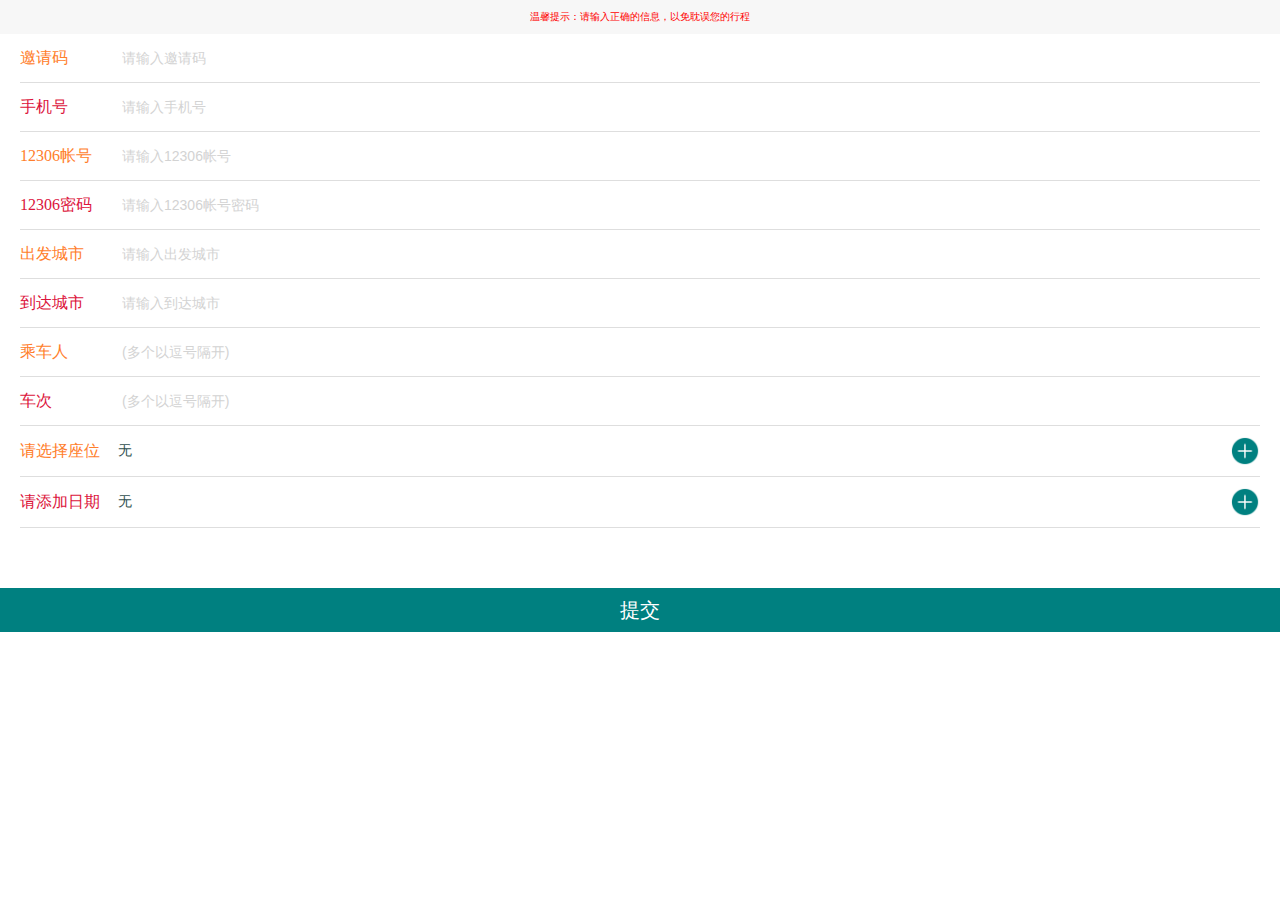
<file: ticket.html>
<head>
	<meta charset="UTF-8">
	<!-- H5页面窗口自动调整到设备宽度，并控制用户缩放页面 -->
	<meta name="viewport" content="width=device-width,initial-scale=1,minimum-scale=1,maximum-scale=1,user-scalable=no" />
	<title>车票预定</title>

	<link rel="stylesheet" type="text/css" href="libs/calendar_base.css" />
	<link rel="stylesheet" type="text/css" href="libs/swiper.min.css" />
	<link rel="stylesheet" type="text/css" href="libs/calendar_base.css" />
	<!--<link rel="stylesheet" type="text/css" href="css/showcase.css" />-->
	
	<link rel="stylesheet" href="css/ticket.css">

	
</head>
<body>
	<div class="reminder">
		温馨提示：请输入正确的信息，以免耽误您的行程
    </div>
	<div class="content">
		<div class="item-title invite">邀请码</div>
        <div class="item-input">
        		<input class="item-input text" id="inviteCode" type="text" placeholder="请输入邀请码">
        </div>
    </div>
	<div class="content">
		<div class="item-title phone">手机号</div>
        <div class="item-input">
        		<input class="item-input text" id="phoneNum" type="text" placeholder="请输入手机号">
        </div>
    </div>
    <div class="content">
		<div class="item-title  account">12306帐号</div>
        <div class="item-input">
        		<input class="item-input text" id="12306Account" type="text" placeholder="请输入12306帐号">
        </div>
    </div>
    <div class="content">
		<div class="item-title  password">12306密码</div>
        <div class="item-input">
        		<input class="item-input text" id="12306Password" type="text" placeholder="请输入12306帐号密码">
        </div>
    </div>
    <div class="content">
		<div class="item-title  start-city">出发城市</div>
        <div class="item-input">
        		<input class="item-input text" id="startCity" type="text" placeholder="请输入出发城市">
        </div>
    </div>
    <div class="content">
		<div class="item-title  end-city">到达城市</div>
        <div class="item-input">
        		<input class="item-input text" id="endCity" type="text" placeholder="请输入到达城市">
        </div>
    </div>
    <div class="content">
		<div class="item-title  passenger">乘车人</div>
        <div class="item-input">
        		<input class="item-input text" id="input-passenger" type="text" placeholder="(多个以逗号隔开)">
        </div>
    </div>
    
    
    <div class="content">
		<div class="item-title  train-num">车次</div>
        <div class="item-input">
        		<input class="item-input text" id="input-train" type="text" placeholder="(多个以逗号隔开)">
        </div>
    </div>
    
    <div class="content-seat">
    		<div class="content-seat-parent">
    			<div class="item-title  seat">请选择座位&nbsp;&nbsp;</div>
			<div class="item-input">
	        		<span id="text-have-choose-seat">无</span>
	        </div>
    		</div>
		
        <div id="chooseSeat" class="item-add">
        		<img class="item-image" src="img/add.png"/>
        </div>
    </div>
    
    <div id="content-list-seat" class="content-list">
    		<div class="content-list-header">
    			<button id="button-cancle">取消</button>
    			<button id="button-certain">确定</button>
    		</div>
    		<div class="content-list-li">
    			<div class="item-title label">特等座</div>
            <div class="item-add" id="item-add-zero">
            		<img class="item-image" id="item-image-zero" src="img/choosegray.png"/>
            </div>
    		</div>
    		<div class="content-list-li">
    			<div class="item-title label">一等座</div>
            <div class="item-add seat" id="item-add-one">
            		<img class="item-image" id="item-image-one" src="img/choosegray.png"/>
            </div>
    		</div>
    		<div class="content-list-li">
    			<div class="item-title label">二等座</div>
            <div class="item-add" id="item-add-two">
            		<img class="item-image" id="item-image-two" src="img/choosegray.png"/>
            </div>
    		</div>
    		<div class="content-list-li">
    			<div class="item-title label">软卧</div>
            <div class="item-add" id="item-add-soft">
            		<img class="item-image" id="item-image-soft" src="img/choosegray.png"/>
            </div>
    		</div>
    		<div class="content-list-li">
    			<div class="item-title label">硬卧</div>
            <div class="item-add" id="item-add-hand">
            		<img class="item-image" id="item-image-hand" src="img/choosegray.png"/>
            </div>
    		</div>
    </div>
    
    <div class="content-date">
    		<div class="content-date-parent">
    			<div class="item-title label date">请添加日期&nbsp;&nbsp;</div>
			<div class="item-input">
	        		<span id="text-have-choose-date">无</span>
	        </div>
    		</div>
        <div id="chooseDate" class="item-add">
        		<img class="item-image" src="img/add.png" />
        </div>
    </div>
    
    <div class="sumbit">提交</div>
    
    <div class="content-space">
    	<!--
        	作者：328714598@qq.com
        	时间：2018-07-20
        	描述：用来做底部空白
        -->
    </div>
    <div id="background"></div>
    
  
	<div class="content-calander-parent"> 
	    <div class="content-calander">
	    		<div class="mui-content">
				<div class="em-journal-title">
					<div class="em-per-block pre">
						<span class="mui-icon mui-icon-arrowleft"></span>
						<span>上一月</span>
					</div>
					<div class="em-per-block mid">
						<span>...</span>
					</div>
					<div class="em-per-block next">
						<span>下一月</span>
						<span class="mui-icon mui-icon-arrowright"></span>
					</div>
				</div>
				<!--日历容器-->
				<div id="calendar"></div>
			</div>
			<!--返回今天-->
			<div class="backToday">返回今天</div>
			<div class="certain">确定</div>
	    </div>
	</div>	 

	<script src="libs/mui.min.js" type="text/javascript" charset="utf-8"></script>
	<script src="libs/swiper.min.js" type="text/javascript" charset="utf-8"></script>
	<script src="libs/mustache.min.js" type="text/javascript" charset="utf-8"></script>
	<script src="libs/calendar_base.js" type="text/javascript" charset="utf-8"></script>
    <script type="text/javascript" src="js/ticket.js" ></script>
 
</body>
</file>
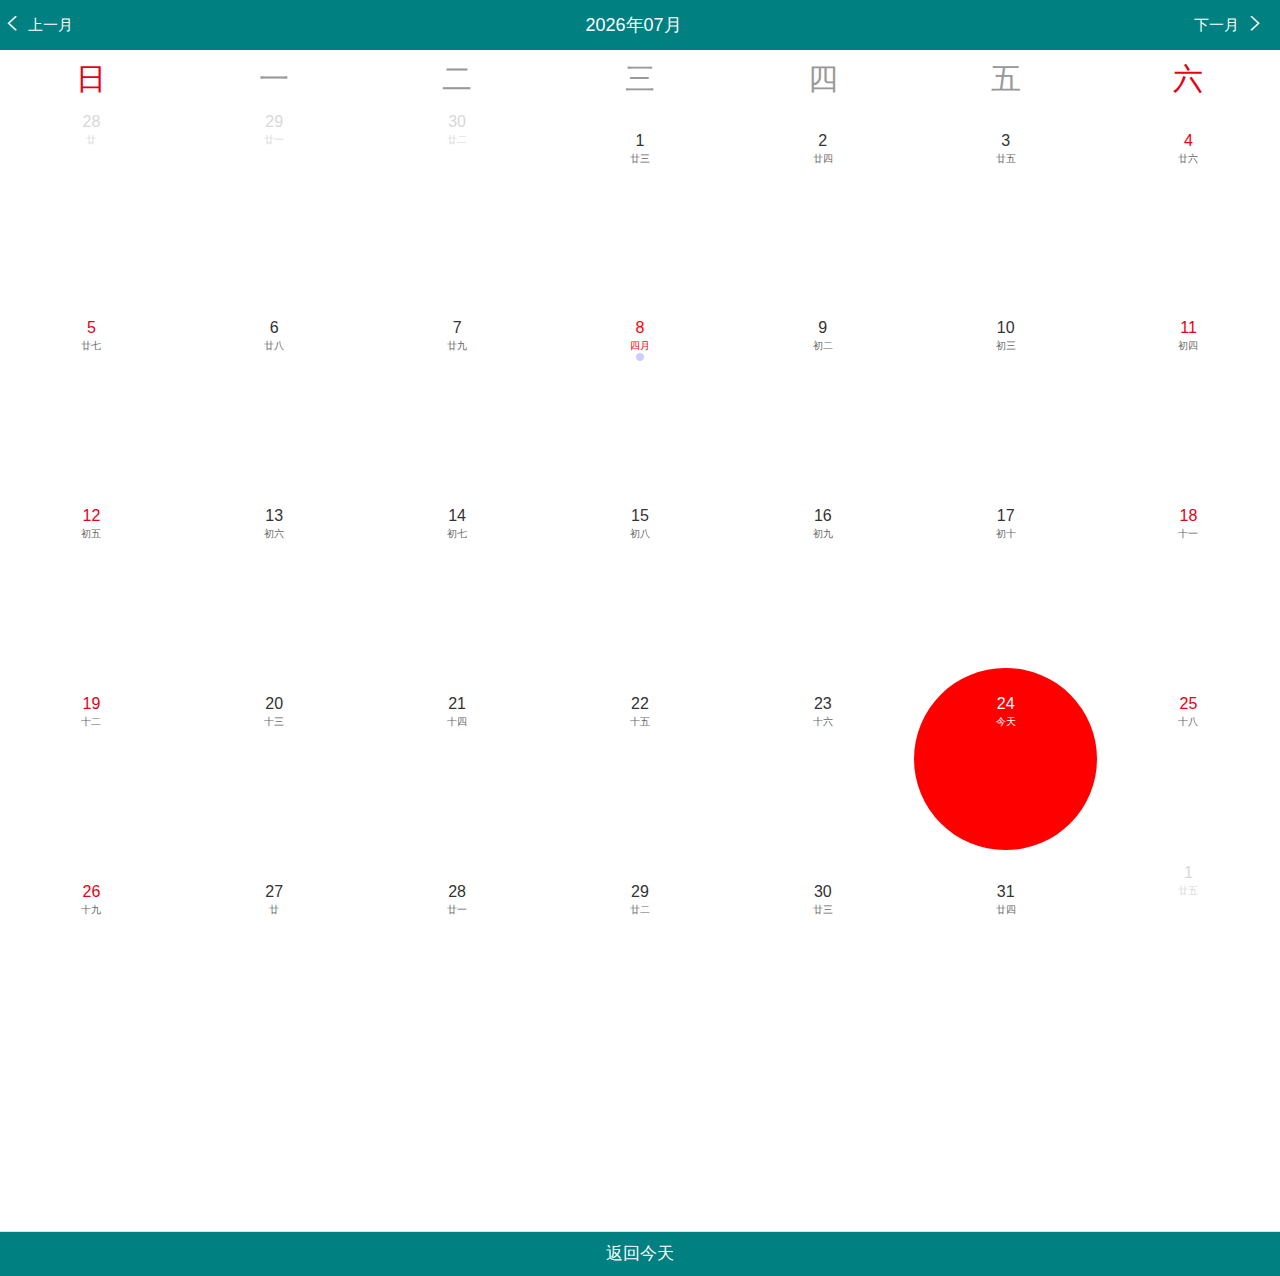
<file: MobileCalendar-master/calendar_showcase.html>
<!-- 
        作者： 孙尊路
        创建时间：2018-04-08 13:26:47
        版本： [1.0, 2018/04/08]
        描述： 日历组件  皮肤完善   可直接使用
-->
<!doctype html>
<html>

	<head>
		<meta charset="UTF-8">
		<title>选择日期</title>
		<!-- H5页面窗口自动调整到设备宽度，并控制用户缩放页面 -->
		<meta name="viewport" content="width=device-width,initial-scale=1,minimum-scale=1,maximum-scale=1,user-scalable=no" />
		<!-- IOS中禁用将数字识别为电话号码/忽略Android平台中对邮箱地址的识别 -->
		<meta name="format-detection" content="telephone=no, email=no" />

		<link rel="stylesheet" type="text/css" href="libs/mui.min.css" />
		<link rel="stylesheet" type="text/css" href="libs/swiper.min.css" />
		<link rel="stylesheet" type="text/css" href="libs/calendar_base.css" />
		<link rel="stylesheet" type="text/css" href="css/showcase.css" />

	</head>

	<body>

		<div class="mui-content">
			<div class="em-journal-title">
				<div class="em-per-block pre">
					<span class="mui-icon mui-icon-arrowleft"></span>
					<span>上一月</span>
				</div>
				<div class="em-per-block mid">
					<span>...</span>
				</div>
				<div class="em-per-block next">
					<span>下一月</span>
					<span class="mui-icon mui-icon-arrowright"></span>
				</div>
			</div>

			<!--日历容器-->
			<div id="calendar">

			</div>
		</div>

		<!--返回今天-->
		<div class="backToday">
			返回今天
		</div>
		<script src="libs/mui.min.js" type="text/javascript" charset="utf-8"></script>
		<script src="libs/swiper.min.js" type="text/javascript" charset="utf-8"></script>
		<script src="libs/mustache.min.js" type="text/javascript" charset="utf-8"></script>
		<script src="libs/calendar_base.js" type="text/javascript" charset="utf-8"></script>
		<script src="js/calendar_showcase.js" type="text/javascript" charset="utf-8"></script>
	</body>

</html>
</file>
<file: libs/calendar_base.css>
/** 
 * 作者： 孙尊路
 * 创建时间：2017/06/16 14:47:28
 * 版本： [1.0, 2017/6/16]
 * 描述：  日历组件基类样式
**/


/*日历容器样式*/

.em-calendar-container,
.em-calendar-wrapper-week,
.em-calendar-wrapper,
.em-calendar {
	overflow: hidden;
	background: #ffffff;
}

.em-calendar-container {
	border-bottom: 1px solid #e0e0e0;
}


/*标注红色*/
.em-red {
	color: #E60012;
}


/*最上面一行周历显示*/
/*星期  日  一  二  三  四 五 六*/
.em-week {
	display: flex;
	justify-content: space-around;
	padding-top: 18px;
	padding-bottom: 15px;
	color: #999999;
	font-size: 13px;
}

.em-calendar-content .em-calendar-item {
	float: left;
	width: 14.285vw;
	height: 14.285vw;
	text-align: center;
	/*border:1px solid #000;*/
	border-radius: 50%;
	margin-bottom: 5px;
	
	/*background: greenyellow;*/
}


/* 周六、周日列字体标红*/
/*:nth-child(n) 选择器匹配属于其父元素的第 N 个子元素，不论元素的类型。*/
.em-calendar-content .em-calendar-item:nth-child(7n) .day,
.em-calendar-content .em-calendar-item:nth-child(7n+1) .day {
	color: #E60012;
	font-size: 16px;
}


/* 上个月和下个月  置成灰色，不可点击*/

.em-calendar-content .isforbid1.em-calendar-item {}

.em-calendar-content .isforbid0.em-calendar-item {}

.em-calendar-content .isforbid0.em-calendar-item .day {
	display: block;
	padding-top: 7px;
	font-size: 16px;
	color: #D8D8D8;
}

.em-calendar-content .isforbid0.em-calendar-item .lunar {
	font-size: 10px;
	color: #D8D8D8;
	margin-top: -3px;
}

.em-calendar-content .em-calendar-item .day {
	display: block;
	padding-top: 2vw;
	font-size: 16px;
	color: #333333;
}

.em-calendar-content .em-calendar-item .lunar {
	font-size: 10px;
	color: #666666;
	margin-top: -3px;
}


/*通用点皮肤*/

.em-calendar-content .em-calendar-item .dot {
	display: inline-flex;
	width: 8px;
	height: 8px;
	margin-top: -13px;
	position: absolute;
	margin-left: -4px;
}


/*皮肤1*/

.em-calendar-content .em-calendar-item .dot-type1 {
	background-image: url(../img/img_sdule_point.png);
	background-size: 100% 100%;
}


/*皮肤2*/

.em-calendar-content .em-calendar-item .dot-type2 {
	background-image: url(../img/img_success.png);
	background-size: 100% 100%;
}

.em-calendar-content .em-calendar-item img {
	width: 10px;
	height: 10px;
	margin-top: -12px;
	position: absolute;
	margin-left: -3px;
}


/**
 * 日历表中的颜色
 * 日历拓展；四种样式
 **/


/*迟到*/

.em-calendar-late {
	border: 2px solid #F5B6B6;
}


/*早退*/

.em-calendar-early {
	border: 2px solid #F5CAB6;
}


/*调休*/

.em-calendar-rest {
	border: 2px solid #D5E6D4;
}


/*请假*/

.em-calendar-leave {
	border: 2px solid #AFDDD9;
}


/*点击效果*/

.em-calendar-content .em-calendar-active.em-calendar-item:nth-child(7n) .day,
.em-calendar-content .em-calendar-active.em-calendar-item:nth-child(7n+1) .day {
	color: #ffffff;
}

/*当前选择的*/
.em-calendar-active {
	/*background-color: #3C80E6;*/
	background-color: #008080;
	width: 14.285%;
	height: 54px;
}

/*设置今天背景红色*/
.em-calendar-today{
	background-color: red;
	width: 14.285%;
	height: 54px;
}

.em-calendar-content .em-calendar-active .day,
.em-calendar-content .em-calendar-active .lunar {
	color: #FFFFFF;
}

/*设置今天字体是白色*/
.em-calendar-content .em-calendar-today .day,
.em-calendar-content .em-calendar-today .lunar {
	color: #FFFFFF;
}

/*设置农历月份字体红色显示*/
.em-calendar-content .em-calendar-lunar-month .day,
.em-calendar-content .em-calendar-lunar-month .lunar {
	color: red;
}
</file>
<file: css/ticket.css>
html{
	font-size: 20px;
}

body{
	margin: 0;
	padding: 0;
	/*background: black;*/
}

input, button, select, textarea {
	outline: none; /*去掉chrome浏览器自带的点击input框出现边框情况*/
	-webkit-appearance: none;  /*去掉按钮样式*/
	border-radius: 0;  /*去掉圆角*/
}

button{
	border: 0;
	background-color: transparent;
	font-size: 1rem;
	color: white;
}

/*修改placeholder颜色*/
::-webkit-input-placeholder { /* WebKit browsers */
    color:    lightgray;
    /*font-size: 0.5rem;*/
}
:-moz-placeholder { /* Mozilla Firefox 4 to 18 */
    color:    #lightgray;
    /*font-size: 0.5rem;*/
}
::-moz-placeholder { /* Mozilla Firefox 19+ */
    color:    #lightgray;
    /*font-size: 0.5rem;*/
}
:-ms-input-placeholder { /* Internet Explorer 10+ */
    color:    #lightgray;
    /*font-size: 0.5rem;*/
}

.reminder{
	padding-top: 0.5rem;
	padding-bottom: 0.5rem;
	color: red;
	font-size: 0.5rem;
	text-align: center;
	background: rgb(247,247,247);
}

.content{
	margin-left: 1rem;
	margin-right: 1rem;
	
	display: flex;
	flex-direction: row;
	align-items: center;
	
	border-bottom: solid 0.05rem rgb(222,222,222);
}

.item-title.label{
	font-size: 0.8rem;
	min-width: 4rem;
}

.item-title.invite,
.item-title.account,
.item-title.start-city,
.item-title.passenger,
.item-title.seat{
	font-size: 0.8rem;
	min-width: 4rem;
	/*color: crimson;*/
	color: rgb(255,126,44);
}

.item-title.phone,
.item-title.password,
.item-title.end-city,
.item-title.train-num,
.item-title.date{
	font-size: 0.8rem;
	min-width: 4rem;
	color: crimson;
	/*color: mediumseagreen;*/
}

/*无  的显示样式*/
.item-input{
	margin-left: 0.5rem;
	padding-top: 0.4rem ;
	padding-bottom: 0.4rem;
	
	text-align: left;
	
	color: darkslategray;
	font-size: 0.7rem;
}

.item-input.text{
	border: 0;
	outline: none;
	font-size: 0.7rem;
	color: black;
	background: white;
	/*max-width: 12rem;*/
}

.content-seat, .content-date{
	margin-left: 1rem;
	margin-right: 1rem;
	
	display: flex;
	flex-direction: row;
	align-items: center;
	
	justify-content: space-between;
	
	border-bottom: solid 0.05rem rgb(222,222,222);
}

.content-seat-parent, .content-date-parent{
	display: flex;
	flex-direction: row;
	align-items: center;
	justify-content: space-between;
}


.item-add{
	display: flex;
	flex-direction: row;
	align-items: center;
	
	padding-top: 0.5rem;
	padding-bottom: 0.5rem;
}

.item-image{
	width: 1.5rem;
	height: 1.5rem;
}


.content-list{
	display: none;
    position:fixed; 
    width: 100%;
	background: rgb(237,237,237);
    z-index: 3; 
    animation:myfirst 2s; 
    -webkit-animation:myfirst 2s; 
    animation-fill-mode: forwards; 
    
    @-webkit-keyframes myfirst";
}

@-webkit-keyframes myfirst  
    { 
        0%   {bottom:-100%;}  
        /* 25%  {bottom:-75%;} 
        50%  {bottom:-50%;} 
        75%  {bottom:-25%;}    */
        100% {bottom:0%;}   
    }

.content-list-header, .content-list-li{
	display: flex;
	flex-direction: row;
	align-items: center;
	justify-content: space-between;
	
	border-bottom: dashed 0.05rem lightgray;
}

.content-list-header{
	padding-left: 1rem;
	padding-right: 1rem;
}

.content-list-li{
	margin-left: 1rem;
	margin-right: 1rem;
}

.content-list-header{
	background: rgb(255,126,44);
	padding-top: 0.6rem;
	padding-bottom: 0.6rem;
}

.content-space{
	height: 2rem;
}

#background{
	display: none;
	position: fixed; 
  	width: 100%; 
 	height: 100%; 
  	bottom: 0%; 
  	opacity: 0.8; 
  	background: black; 
  	z-index: 2;
}


.sumbit{
	margin-top: 3rem;
	background: #008080;
	height: 2.2rem;
	line-height: 2.2rem;
	text-align: center;
	color: white;
}








/*以下为日历*/
.content-calander-parent{
	display: none;
	position: absolute;
	top: 0;
	width: 100%;
	height: 100%;
	/*background: red;*/
}

.content-calander{
	display: none;
	position: relative;
	z-index: 8;
	width: 100%;
	/*height: 200%;*/
	top: 2rem;
	/*bottom: 0%; /*fixed 时应该加上*/*/
	/*background: black;*/
}

/*日历*/
.em-calendar {
	border-bottom: 1px solid #e0e0e0;
}


/*左右切换*/

/*上一月  2018-07-23  下一月*/
.em-journal-title {
	width: 100%;
	display: block;
	height: 50px;
	line-height: 50px;
	/*background-color: #3C80E6;*/
	background-color:#008080;
}

.em-per-block {
	float: left;
	width: 33%;
	color: #fff;
	font-size: 18px;
}

.em-per-block.pre {
	text-align: left;
	font-size: 15px;
}

.em-per-block.next:active,
.em-per-block.pre:active {
	background-color: #3a79d8;
	border-radius: 15px;
	font-weight: 800;
}

.em-per-block.mid {
	text-align: center;
	font-size: 18px;
}

.em-per-block.next {
	text-align: right;
	font-size: 15px;
}

.backToday {
	/*background: #3c80e6;*/
	background: #008080;
	color: #fff;
	height: 44px;
	line-height: 44px;
	text-align: center;
}


.certain {
	/*background: #3c80e6;*/
	margin-top: 30px;
	/*background: #E60012;*/
	background: #008080;
	color: #fff;
	height: 44px;
	line-height: 44px;
	text-align: center;
}
</file>
<file: MobileCalendar-master/libs/calendar_base.css>
/** 
 * 作者： 孙尊路
 * 创建时间：2017/06/16 14:47:28
 * 版本： [1.0, 2017/6/16]
 * 描述：  日历组件基类样式
**/


/*日历容器样式*/

.em-calendar-container,
.em-calendar-wrapper-week,
.em-calendar-wrapper,
.em-calendar {
	overflow: hidden;
	background: #ffffff;
}

.em-calendar-container {
	border-bottom: 1px solid #e0e0e0;
}


/*标注红色*/
.em-red {
	color: #E60012;
}


/*最上面一行周历显示*/
/*星期  日  一  二  三  四 五 六*/
.em-week {
	display: flex;
	justify-content: space-around;
	padding-top: 18px;
	padding-bottom: 15px;
	color: #999999;
	/*font-size: 13px;*/
	font-size: 30px;
}

.em-calendar-content .em-calendar-item {
	float: left;
	width: 14.285vw;
	height: 14.285vw;
	text-align: center;
	/*border:1px solid #000;*/
	border-radius: 50%;
	margin-bottom: 5px;
	
	/*background: greenyellow;*/
}


/* 周六、周日列字体标红*/
/*:nth-child(n) 选择器匹配属于其父元素的第 N 个子元素，不论元素的类型。*/
.em-calendar-content .em-calendar-item:nth-child(7n) .day,
.em-calendar-content .em-calendar-item:nth-child(7n+1) .day {
	color: #E60012;
	font-size: 16px;
}


/* 上个月和下个月  置成灰色，不可点击*/

.em-calendar-content .isforbid1.em-calendar-item {}

.em-calendar-content .isforbid0.em-calendar-item {}

.em-calendar-content .isforbid0.em-calendar-item .day {
	display: block;
	padding-top: 7px;
	font-size: 16px;
	color: #D8D8D8;
}

.em-calendar-content .isforbid0.em-calendar-item .lunar {
	font-size: 10px;
	color: #D8D8D8;
	margin-top: -3px;
}

.em-calendar-content .em-calendar-item .day {
	display: block;
	padding-top: 2vw;
	font-size: 16px;
	color: #333333;
}

.em-calendar-content .em-calendar-item .lunar {
	font-size: 10px;
	color: #666666;
	margin-top: -3px;
}


/*通用点皮肤*/

.em-calendar-content .em-calendar-item .dot {
	display: inline-flex;
	width: 8px;
	height: 8px;
	margin-top: -13px;
	position: absolute;
	margin-left: -4px;
}


/*皮肤1*/

.em-calendar-content .em-calendar-item .dot-type1 {
	background-image: url(../img/img_sdule_point.png);
	background-size: 100% 100%;
}


/*皮肤2*/

.em-calendar-content .em-calendar-item .dot-type2 {
	background-image: url(../img/img_success.png);
	background-size: 100% 100%;
}

.em-calendar-content .em-calendar-item img {
	width: 10px;
	height: 10px;
	margin-top: -12px;
	position: absolute;
	margin-left: -3px;
}


/**
 * 日历表中的颜色
 * 日历拓展；四种样式
 **/


/*迟到*/

.em-calendar-late {
	border: 2px solid #F5B6B6;
}


/*早退*/

.em-calendar-early {
	border: 2px solid #F5CAB6;
}


/*调休*/

.em-calendar-rest {
	border: 2px solid #D5E6D4;
}


/*请假*/

.em-calendar-leave {
	border: 2px solid #AFDDD9;
}


/*点击效果*/

.em-calendar-content .em-calendar-active.em-calendar-item:nth-child(7n) .day,
.em-calendar-content .em-calendar-active.em-calendar-item:nth-child(7n+1) .day {
	color: #ffffff;
}

/*当前选择的*/
.em-calendar-active {
	/*background-color: #3C80E6;*/
	background-color: #008080;
	width: 14.285%;
	height: 54px;
}

/*设置今天背景红色*/
.em-calendar-today{
	background-color: red;
	width: 14.285%;
	height: 54px;
}

.em-calendar-content .em-calendar-active .day,
.em-calendar-content .em-calendar-active .lunar {
	color: #FFFFFF;
}

/*设置今天字体是白色*/
.em-calendar-content .em-calendar-today .day,
.em-calendar-content .em-calendar-today .lunar {
	color: #FFFFFF;
}

/*设置农历月份字体红色显示*/
.em-calendar-content .em-calendar-lunar-month .day,
.em-calendar-content .em-calendar-lunar-month .lunar {
	color: red;
}
</file>
<file: MobileCalendar-master/css/showcase.css>
/** 
 * 作者： 孙尊路
 * 创建时间：2017/06/16 14:47:28
 * 版本： [1.0, 2017/6/16]
 * 描述： 我的日程 
**/


/*全局格式化样式*/

body,
.mui-content {
	background-color: #F5F5F5;
}


/*日历*/

.em-calendar {
	border-bottom: 1px solid #e0e0e0;
}


/*左右切换*/

/*上一月  2018-07-23  下一月*/
.em-journal-title {
	width: 100%;
	display: block;
	height: 50px;
	line-height: 50px;
	/*background-color: #3C80E6;*/
	background-color:#008080;
}

.em-per-block {
	float: left;
	width: 33%;
	color: #fff;
	font-size: 18px;
}

.em-per-block.pre {
	text-align: left;
	font-size: 15px;
}

.em-per-block.next:active,
.em-per-block.pre:active {
	background-color: #3a79d8;
	border-radius: 15px;
	font-weight: 800;
}

.em-per-block.mid {
	text-align: center;
	font-size: 18px;
}

.em-per-block.next {
	text-align: right;
	font-size: 15px;
}

.backToday {
	/*background: #3c80e6;*/
	background: #008080;
	color: #fff;
	height: 44px;
	line-height: 44px;
	text-align: center;
}


.certain {
	/*background: #3c80e6;*/
	margin-top: 30px;
	/*background: #E60012;*/
	background: #008080;
	color: #fff;
	height: 44px;
	line-height: 44px;
	text-align: center;
}
</file>
